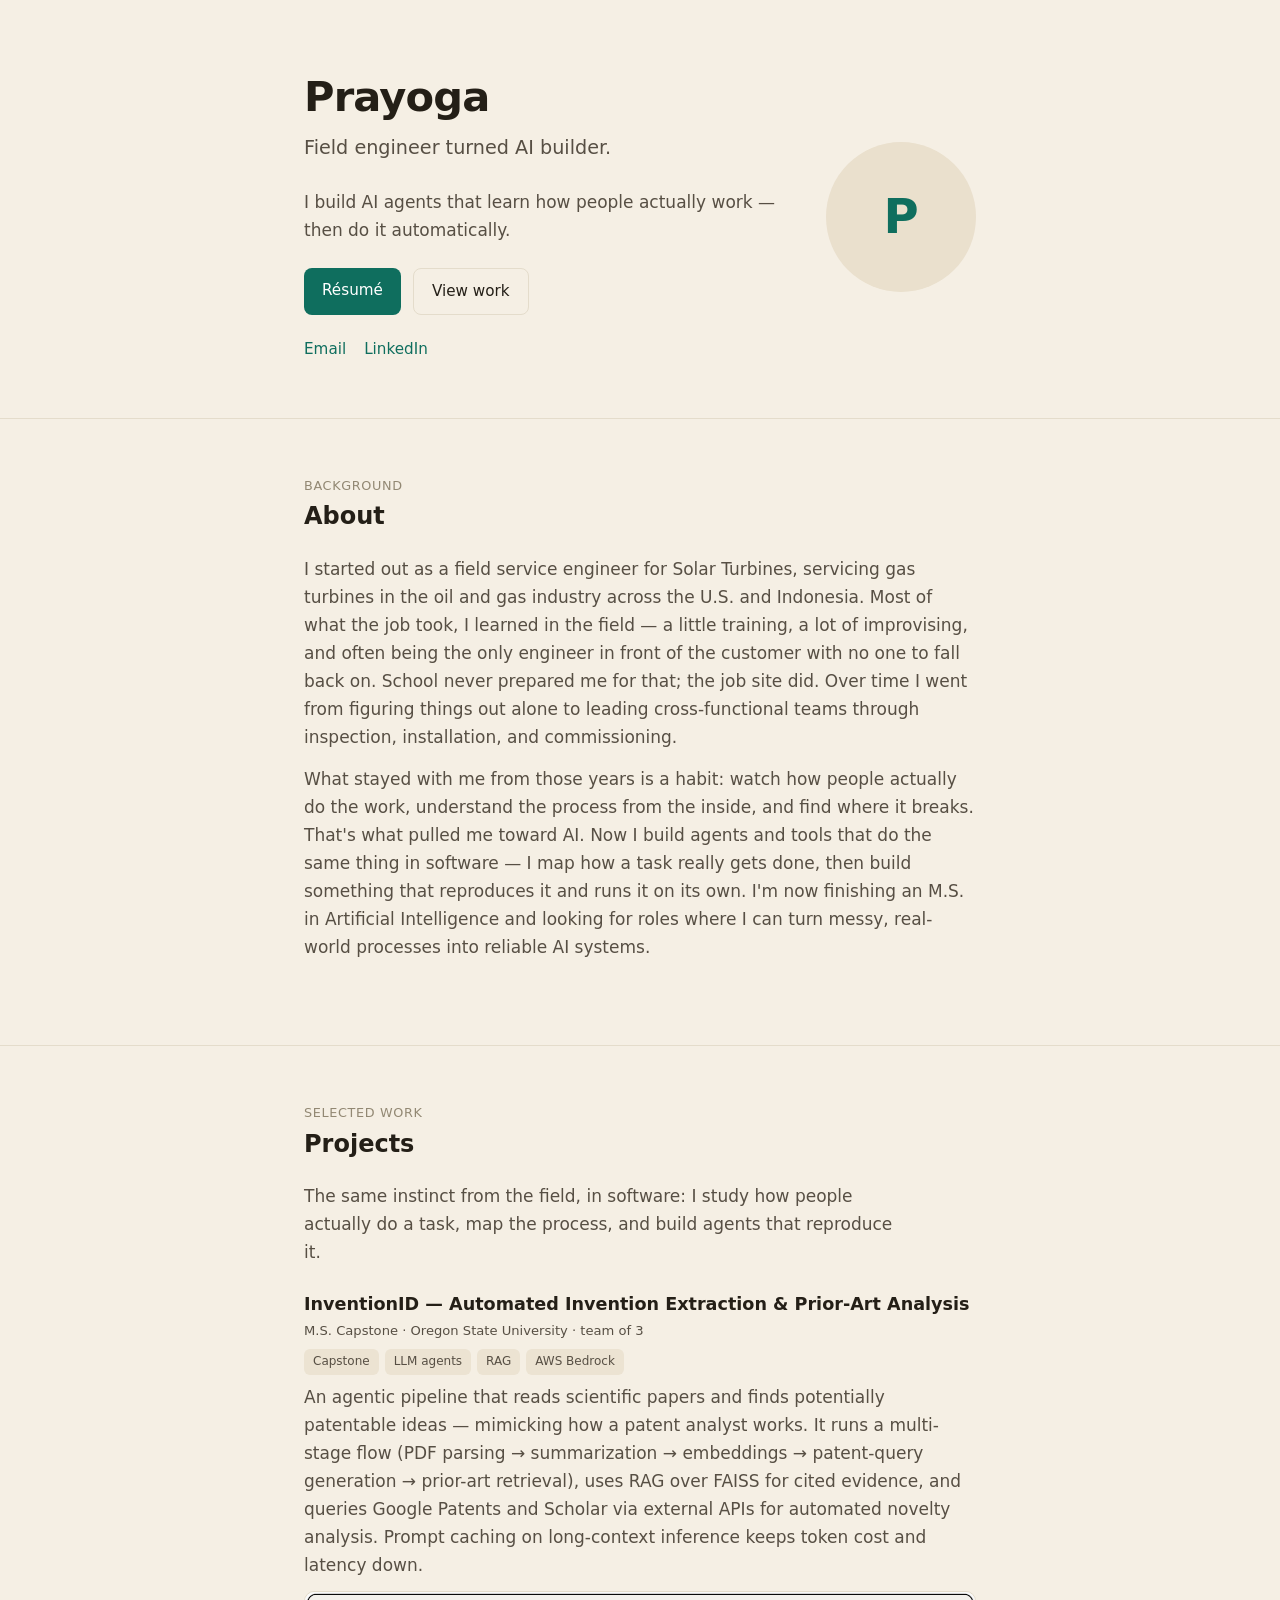
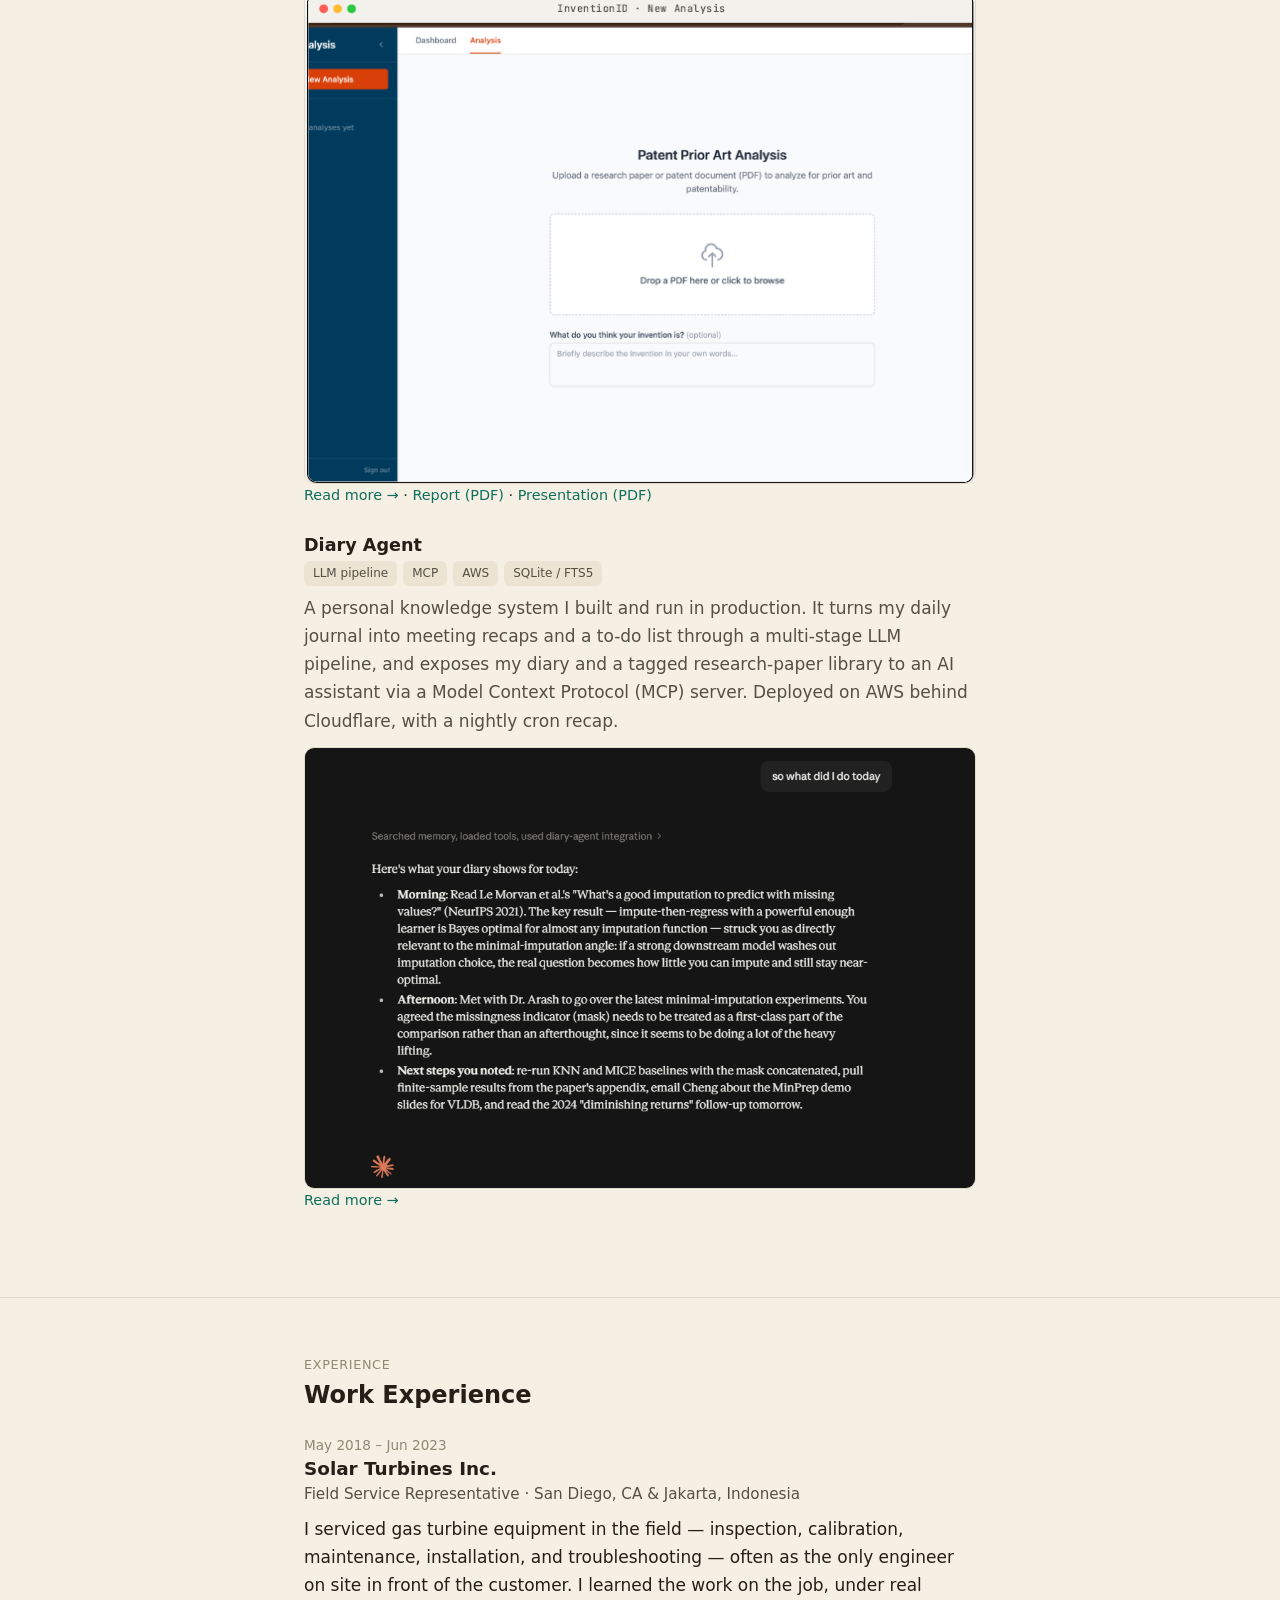
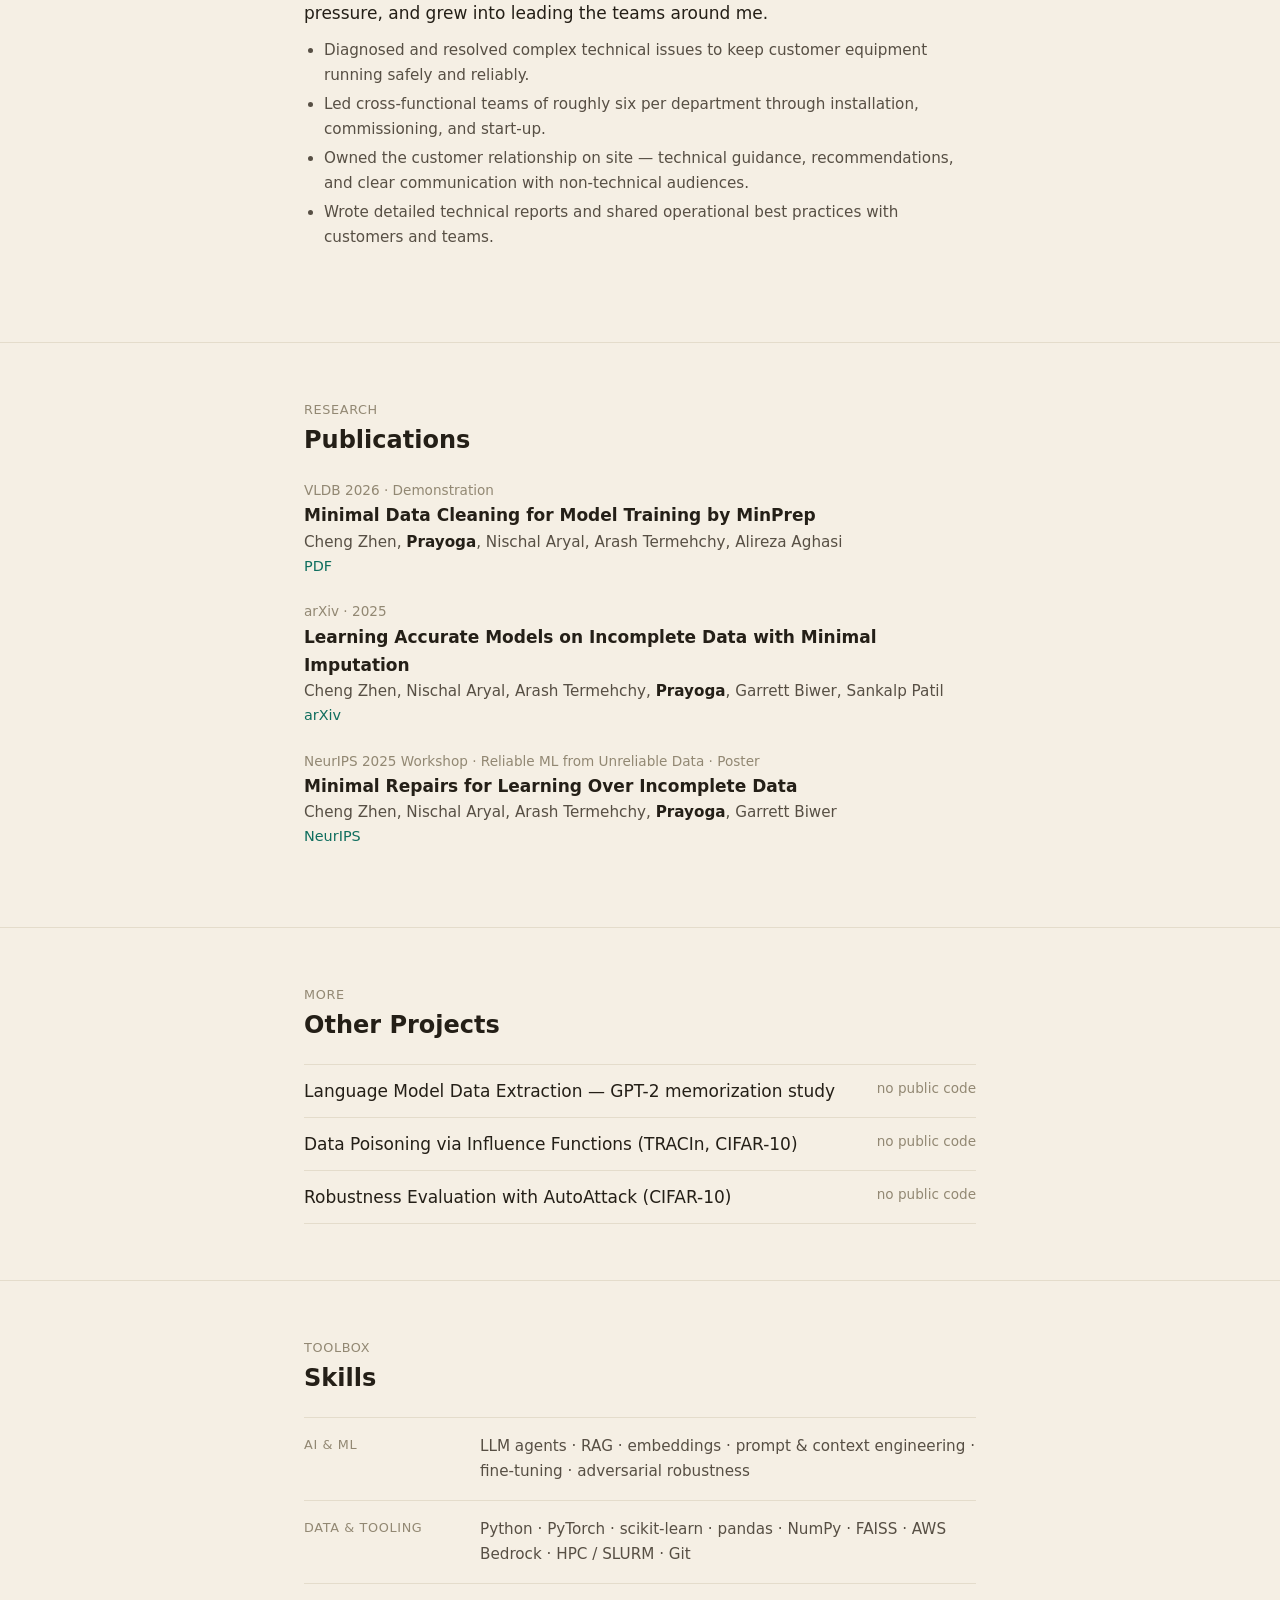
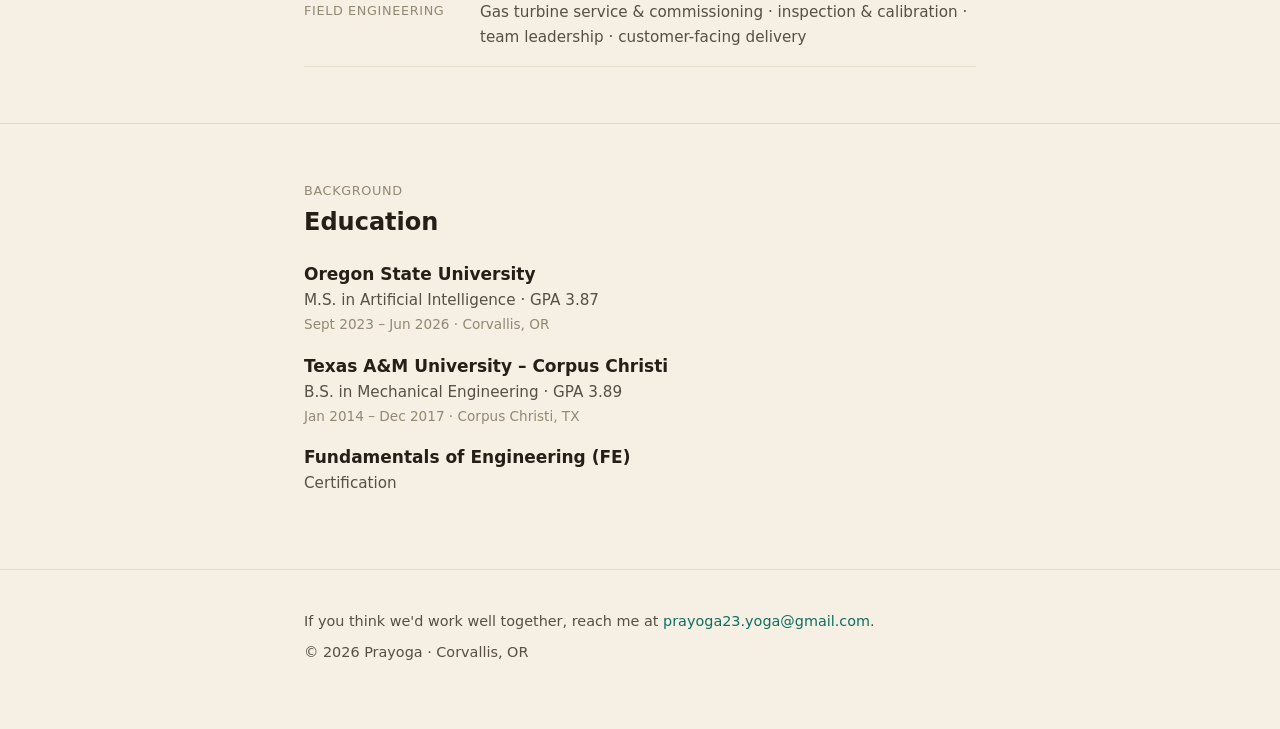
<file: index.html>
<!DOCTYPE html>
<html lang="en">
<head>
  <meta charset="UTF-8" />
  <meta name="viewport" content="width=device-width, initial-scale=1.0" />
  <title>Prayoga — Field Engineer &rarr; AI</title>
  <meta name="description" content="Field engineer turned AI builder. I learn how people actually work, then build agents and tools that do it automatically." />

  <link rel="stylesheet" href="style.css" />
</head>

<body>

  <!-- ==================== HERO ==================== -->
  <section class="hero">
    <div class="container hero-inner">
      <div class="hero-text">
        <h1>Prayoga</h1>
        <p class="tagline">Field engineer turned AI builder.</p>
        <p style="max-width:52ch; color:var(--muted); margin-bottom:24px;">
          I build AI agents that learn how people actually work — then do it automatically.
        </p>

        <div class="buttons">
          <a class="btn btn-primary" href="Prayoga_Resume.pdf">Résumé</a>
          <a class="btn btn-outline" href="#work">View work</a>
        </div>

        <div class="socials">
          <a href="mailto:prayoga23.yoga@gmail.com">Email</a>
          <a href="https://www.linkedin.com/in/prayoga-e-789868138">LinkedIn</a>
        </div>
      </div>

      <!-- HEADSHOT: put your photo (e.g. headshot.jpg) next to index.html, then
           replace the placeholder div below with:
           <img class="headshot" src="headshot.jpg" alt="Prayoga" /> -->
      <div class="headshot-ph" aria-hidden="true">P</div>
    </div>
  </section>

  <!-- ==================== ABOUT + EDUCATION ====================
       Placed first after the hero — recruiters read this earliest.
       The story lives here; Education sits under it. -->
  <section id="about">
    <div class="container">
      <p class="eyebrow">Background</p>
      <h2 class="section-title">About</h2>

      <p style="color:var(--muted); margin-bottom:14px;">
        I started out as a field service engineer for Solar Turbines, servicing
        gas turbines in the oil and gas industry across the U.S. and Indonesia.
        Most of what the job took, I learned in the field — a little training, a
        lot of improvising, and often being the only engineer in front of the
        customer with no one to fall back on. School never prepared me for that;
        the job site did. Over time I went from figuring things out alone to
        leading cross-functional teams through inspection, installation, and
        commissioning.
      </p>
      <p style="color:var(--muted); margin-bottom:28px;">
        What stayed with me from those years is a habit: watch how people actually
        do the work, understand the process from the inside, and find where it
        breaks. That's what pulled me toward AI. Now I build agents and tools that
        do the same thing in software — I map how a task really gets done, then
        build something that reproduces it and runs it on its own. I'm now
        finishing an M.S. in Artificial Intelligence and looking for roles where
        I can turn messy, real-world processes into reliable AI systems.
      </p>
    </div>
  </section>


  <!-- ==================== WHAT I BUILD ====================
       Copy one .project block per project. -->
  <section id="work">
    <div class="container">
      <p class="eyebrow">Selected work</p>
      <h2 class="section-title">Projects</h2>

      <p style="color:var(--muted); margin-bottom:28px; max-width:56ch;">
        The same instinct from the field, in software: I study how people actually
        do a task, map the process, and build agents that reproduce it.
      </p>

      <div class="project">
        <h3><a href="patent-agent.html">InventionID — Automated Invention Extraction &amp; Prior-Art Analysis</a></h3>
        <p class="pmeta">M.S. Capstone · Oregon State University · team of 3</p>
        <div class="tags">
          <span class="tag">Capstone</span>
          <span class="tag">LLM agents</span>
          <span class="tag">RAG</span>
          <span class="tag">AWS Bedrock</span>
        </div>
        <p>
          An agentic pipeline that reads scientific papers and finds potentially
          patentable ideas — mimicking how a patent analyst works. It runs a
          multi-stage flow (PDF parsing &rarr; summarization &rarr; embeddings &rarr;
          patent-query generation &rarr; prior-art retrieval), uses RAG over FAISS
          for cited evidence, and queries Google Patents and Scholar via external
          APIs for automated novelty analysis. Prompt caching on long-context
          inference keeps token cost and latency down.
        </p>
        <img class="shot" src="invention-id-upload-screen.png" alt="InventionID app — upload a PDF for prior-art and patentability analysis" />
        <div class="links"><a href="patent-agent.html">Read more &rarr;</a> &middot; <a href="InventionID_Report.pdf">Report (PDF)</a> &middot; <a href="InventionID_Presentation.pdf">Presentation (PDF)</a></div>
      </div>

      <div class="project">
        <h3><a href="diary-agent.html">Diary Agent</a></h3>
        <div class="tags">
          <span class="tag">LLM pipeline</span>
          <span class="tag">MCP</span>
          <span class="tag">AWS</span>
          <span class="tag">SQLite / FTS5</span>
        </div>
        <p>
          A personal knowledge system I built and run in production. It turns my
          daily journal into meeting recaps and a to-do list through a multi-stage
          LLM pipeline, and exposes my diary and a tagged research-paper library to
          an AI assistant via a Model Context Protocol (MCP) server. Deployed on AWS
          behind Cloudflare, with a nightly cron recap.
        </p>
        <img class="shot" src="diary-recap-claude.png" alt="Diary Agent — an AI assistant recapping the day from the journal entry" />
        <div class="links"><a href="diary-agent.html">Read more &rarr;</a></div>
      </div>
    </div>
  </section>

  <!-- ==================== WORK EXPERIENCE ====================
       Copy one .job block per role. This is your centerpiece —
       the .story line is where the honest short narrative goes. -->
  <section id="experience">
    <div class="container">
      <p class="eyebrow">Experience</p>
      <h2 class="section-title">Work Experience</h2>

      <div class="job">
        <div class="when">May 2018 – Jun 2023</div>
        <h3>Solar Turbines Inc.</h3>
        <div class="role">Field Service Representative &middot; San Diego, CA &amp; Jakarta, Indonesia</div>
        <p class="story">
          I serviced gas turbine equipment in the field — inspection, calibration,
          maintenance, installation, and troubleshooting — often as the only
          engineer on site in front of the customer. I learned the work on the job,
          under real pressure, and grew into leading the teams around me.
        </p>
        <ul>
          <li>Diagnosed and resolved complex technical issues to keep customer equipment running safely and reliably.</li>
          <li>Led cross-functional teams of roughly six per department through installation, commissioning, and start-up.</li>
          <li>Owned the customer relationship on site — technical guidance, recommendations, and clear communication with non-technical audiences.</li>
          <li>Wrote detailed technical reports and shared operational best practices with customers and teams.</li>
        </ul>
      </div>

    </div>
  </section>

  <!-- ==================== PUBLICATIONS ====================
       Copy one .pub block per paper. Wrap your name in <b>. -->
  <section id="publications">
    <div class="container">
      <p class="eyebrow">Research</p>
      <h2 class="section-title">Publications</h2>

      <div class="pub">
        <div class="meta">VLDB 2026 &middot; Demonstration</div>
        <div class="title">Minimal Data Cleaning for Model Training by MinPrep</div>
        <div class="authors">Cheng Zhen, <b>Prayoga</b>, Nischal Aryal, Arash Termehchy, Alireza Aghasi</div>
        <!-- Add the live demo link here when it's up: &middot; <a href="DEMO_URL">Demo</a> -->
        <div style="font-size:0.9rem;"><a href="https://research.engr.oregonstate.edu/idea/sites/research.engr.oregonstate.edu.idea/files/vldb_demo_minprep.pdf">PDF</a></div>
      </div>

      <div class="pub">
        <div class="meta">arXiv &middot; 2025</div>
        <div class="title">Learning Accurate Models on Incomplete Data with Minimal Imputation</div>
        <div class="authors">Cheng Zhen, Nischal Aryal, Arash Termehchy, <b>Prayoga</b>, Garrett Biwer, Sankalp Patil</div>
        <div style="font-size:0.9rem;"><a href="https://arxiv.org/abs/2503.13921">arXiv</a></div>
      </div>

      <div class="pub">
        <div class="meta">NeurIPS 2025 Workshop &middot; Reliable ML from Unreliable Data &middot; Poster</div>
        <div class="title">Minimal Repairs for Learning Over Incomplete Data</div>
        <div class="authors">Cheng Zhen, Nischal Aryal, Arash Termehchy, <b>Prayoga</b>, Garrett Biwer</div>
        <div style="font-size:0.9rem;"><a href="https://neurips.cc/virtual/2025/loc/san-diego/125176">NeurIPS</a></div>
      </div>
    </div>
  </section>

  <!-- ==================== OTHER PROJECTS ====================
       Compact list — title only. Add a link when code/report is public:
       change <span class="name">Title</span> to <a class="name" href="URL">Title</a> -->
  <section id="coursework">
    <div class="container">
      <p class="eyebrow">More</p>
      <h2 class="section-title">Other Projects</h2>
      <ul class="mini-list">
        <li><span class="name">Language Model Data Extraction — GPT-2 memorization study</span><span class="lk">no public code</span></li>
        <li><span class="name">Data Poisoning via Influence Functions (TRACIn, CIFAR-10)</span><span class="lk">no public code</span></li>
        <li><span class="name">Robustness Evaluation with AutoAttack (CIFAR-10)</span><span class="lk">no public code</span></li>
      </ul>
    </div>
  </section>

  <!-- ==================== SKILLS ====================
       The field + AI mix is a selling point — keep both. -->
  <section id="skills">
    <div class="container">
      <p class="eyebrow">Toolbox</p>
      <h2 class="section-title">Skills</h2>

      <div class="skill-group">
        <div class="label">AI &amp; ML</div>
        <div class="items">LLM agents &middot; RAG &middot; embeddings &middot; prompt &amp; context engineering &middot; fine-tuning &middot; adversarial robustness</div>
      </div>
      <div class="skill-group">
        <div class="label">Data &amp; Tooling</div>
        <div class="items">Python &middot; PyTorch &middot; scikit-learn &middot; pandas &middot; NumPy &middot; FAISS &middot; AWS Bedrock &middot; HPC / SLURM &middot; Git</div>
      </div>
      <div class="skill-group">
        <div class="label">Field Engineering</div>
        <div class="items">Gas turbine service &amp; commissioning &middot; inspection &amp; calibration &middot; team leadership &middot; customer-facing delivery</div>
      </div>
    </div>
  </section>

  <!-- ==================== EDUCATION ====================
       Copy one .edu block per degree. -->
  <section id="education">
    <div class="container">
      <p class="eyebrow">Background</p>
      <h2 class="section-title">Education</h2>

      <div class="edu">
        <div class="school">Oregon State University</div>
        <div class="degree">M.S. in Artificial Intelligence &middot; GPA 3.87</div>
        <div class="when">Sept 2023 – Jun 2026 &middot; Corvallis, OR</div>
      </div>

      <div class="edu">
        <div class="school">Texas A&amp;M University – Corpus Christi</div>
        <div class="degree">B.S. in Mechanical Engineering &middot; GPA 3.89</div>
        <div class="when">Jan 2014 – Dec 2017 &middot; Corpus Christi, TX</div>
      </div>

      <div class="edu">
        <div class="school">Fundamentals of Engineering (FE)</div>
        <div class="degree">Certification</div>
      </div>
    </div>
  </section>

  <!-- ==================== CONTACT ==================== -->
  <footer id="contact">
    <div class="container">
      <p>If you think we'd work well together, reach me at
        <a href="mailto:prayoga23.yoga@gmail.com">prayoga23.yoga@gmail.com</a>.</p>
      <p style="margin-top:8px;">&copy; 2026 Prayoga &middot; Corvallis, OR</p>
    </div>
  </footer>

</body>
</html>
</file>
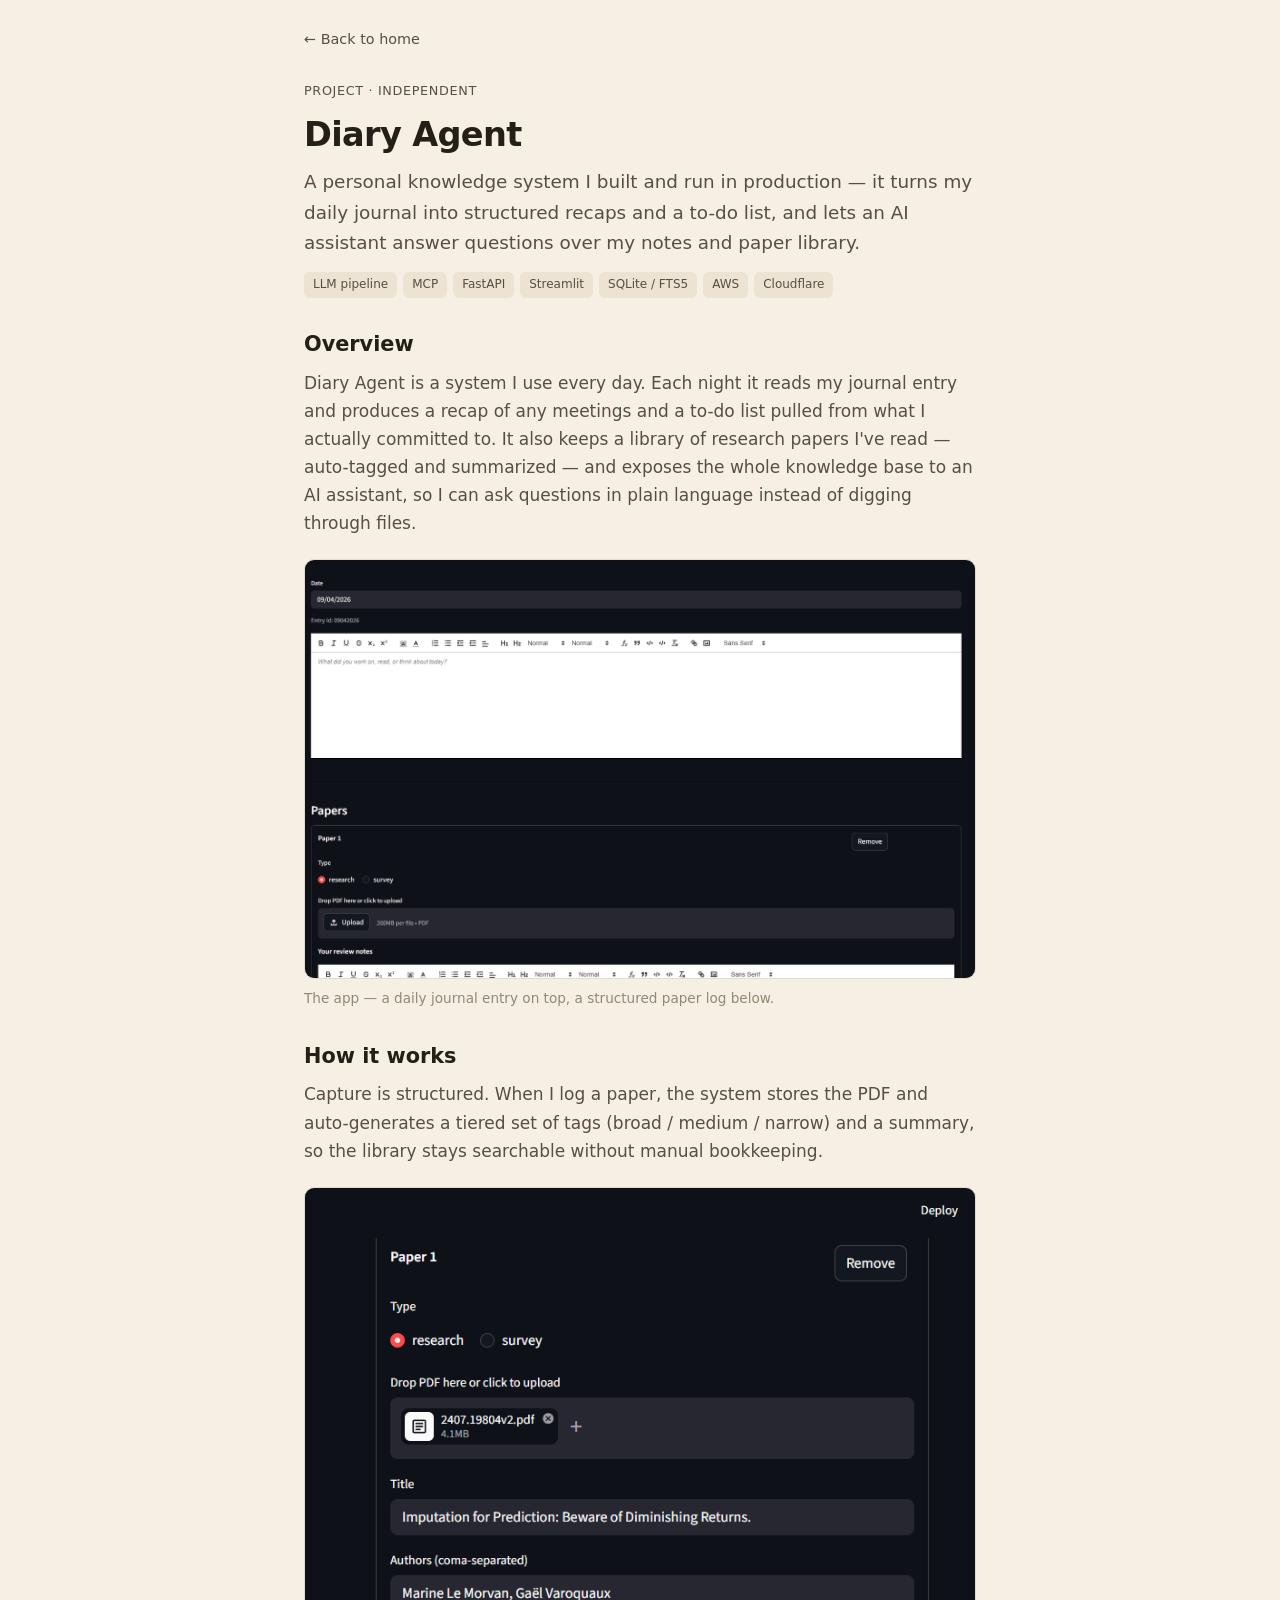
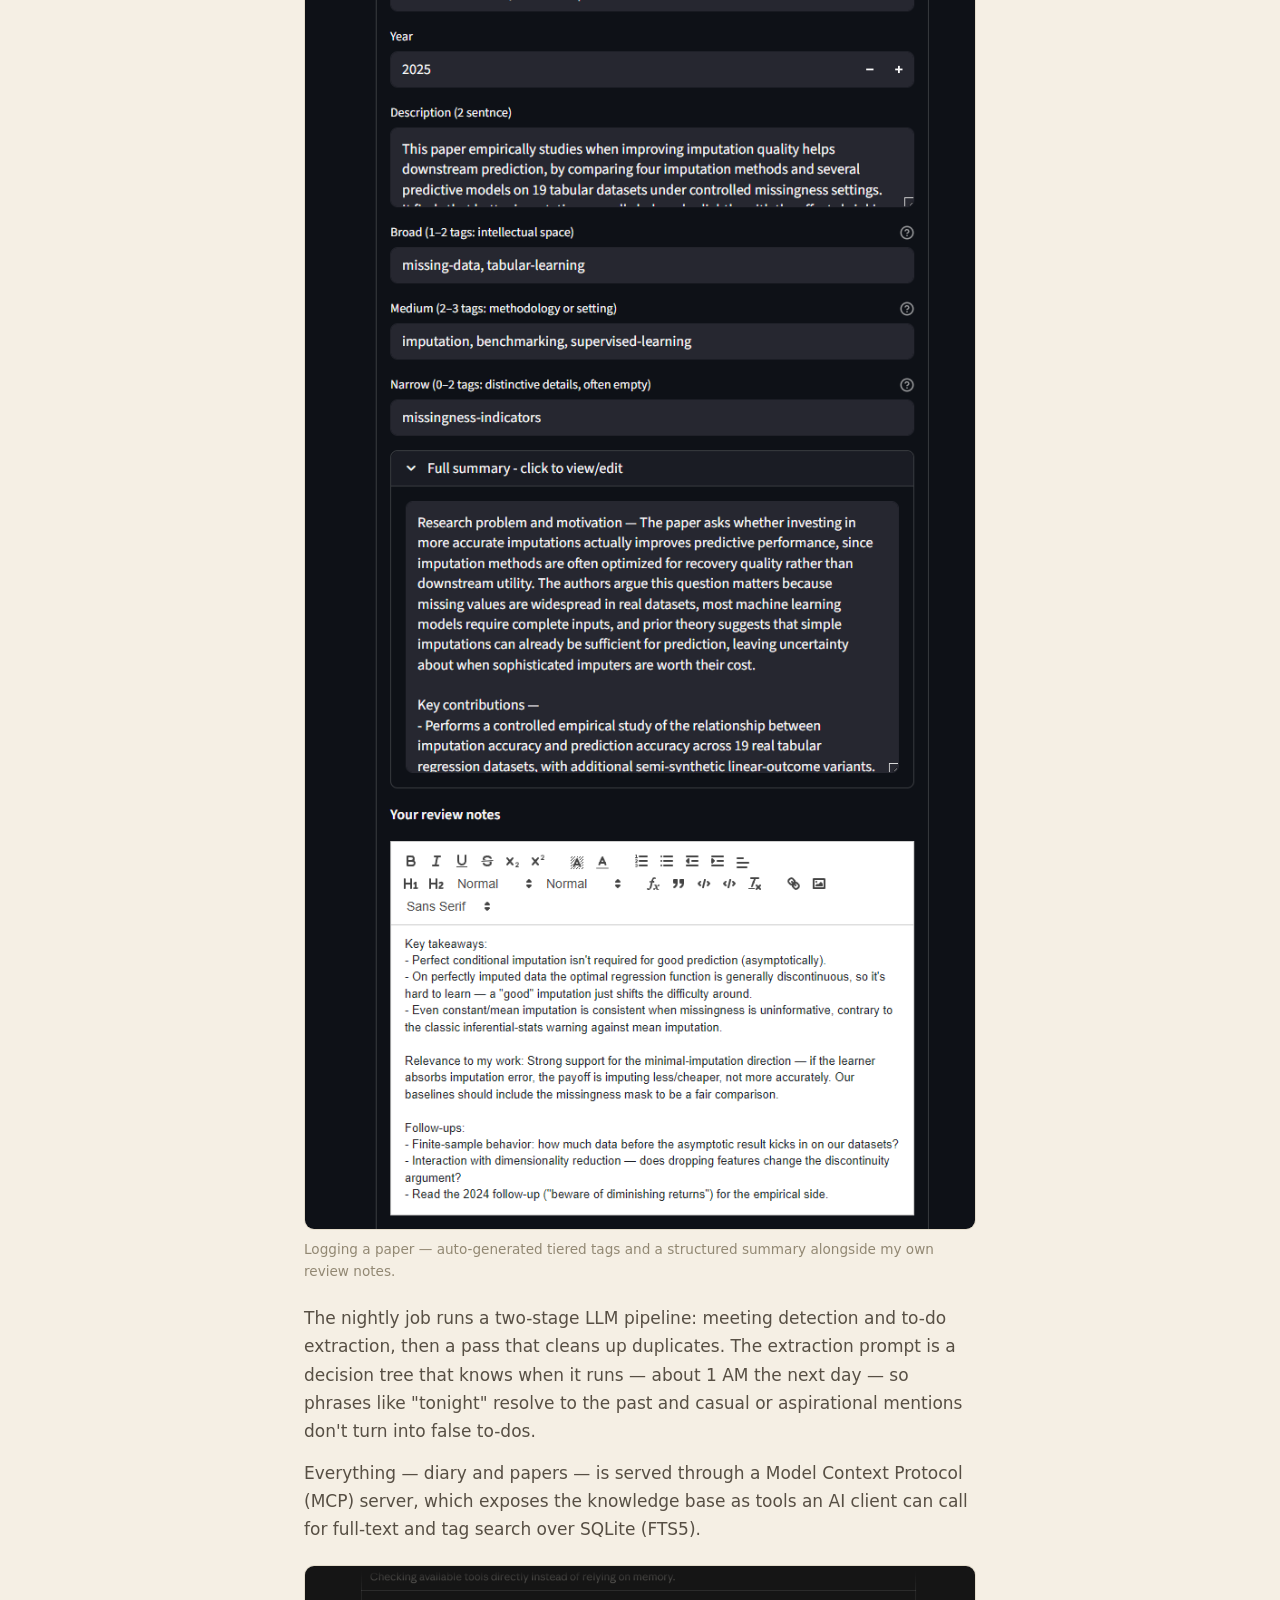
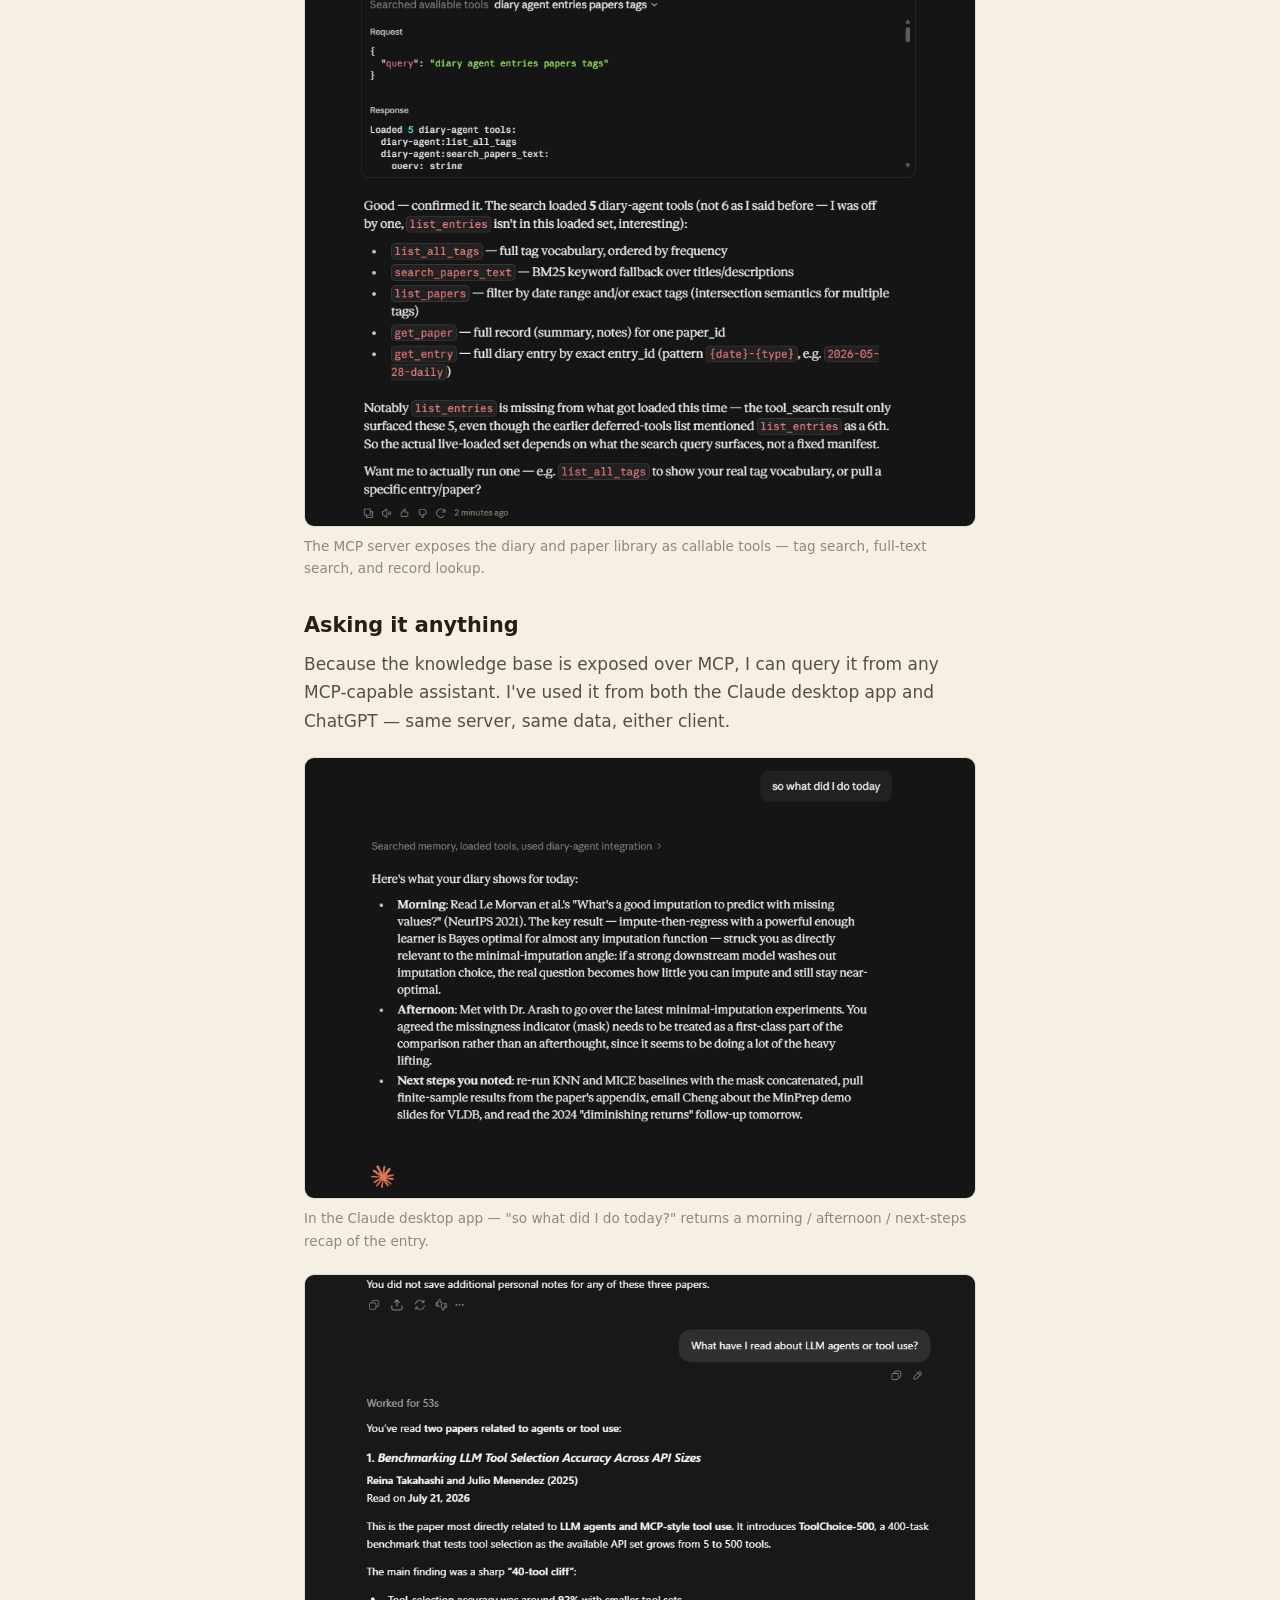
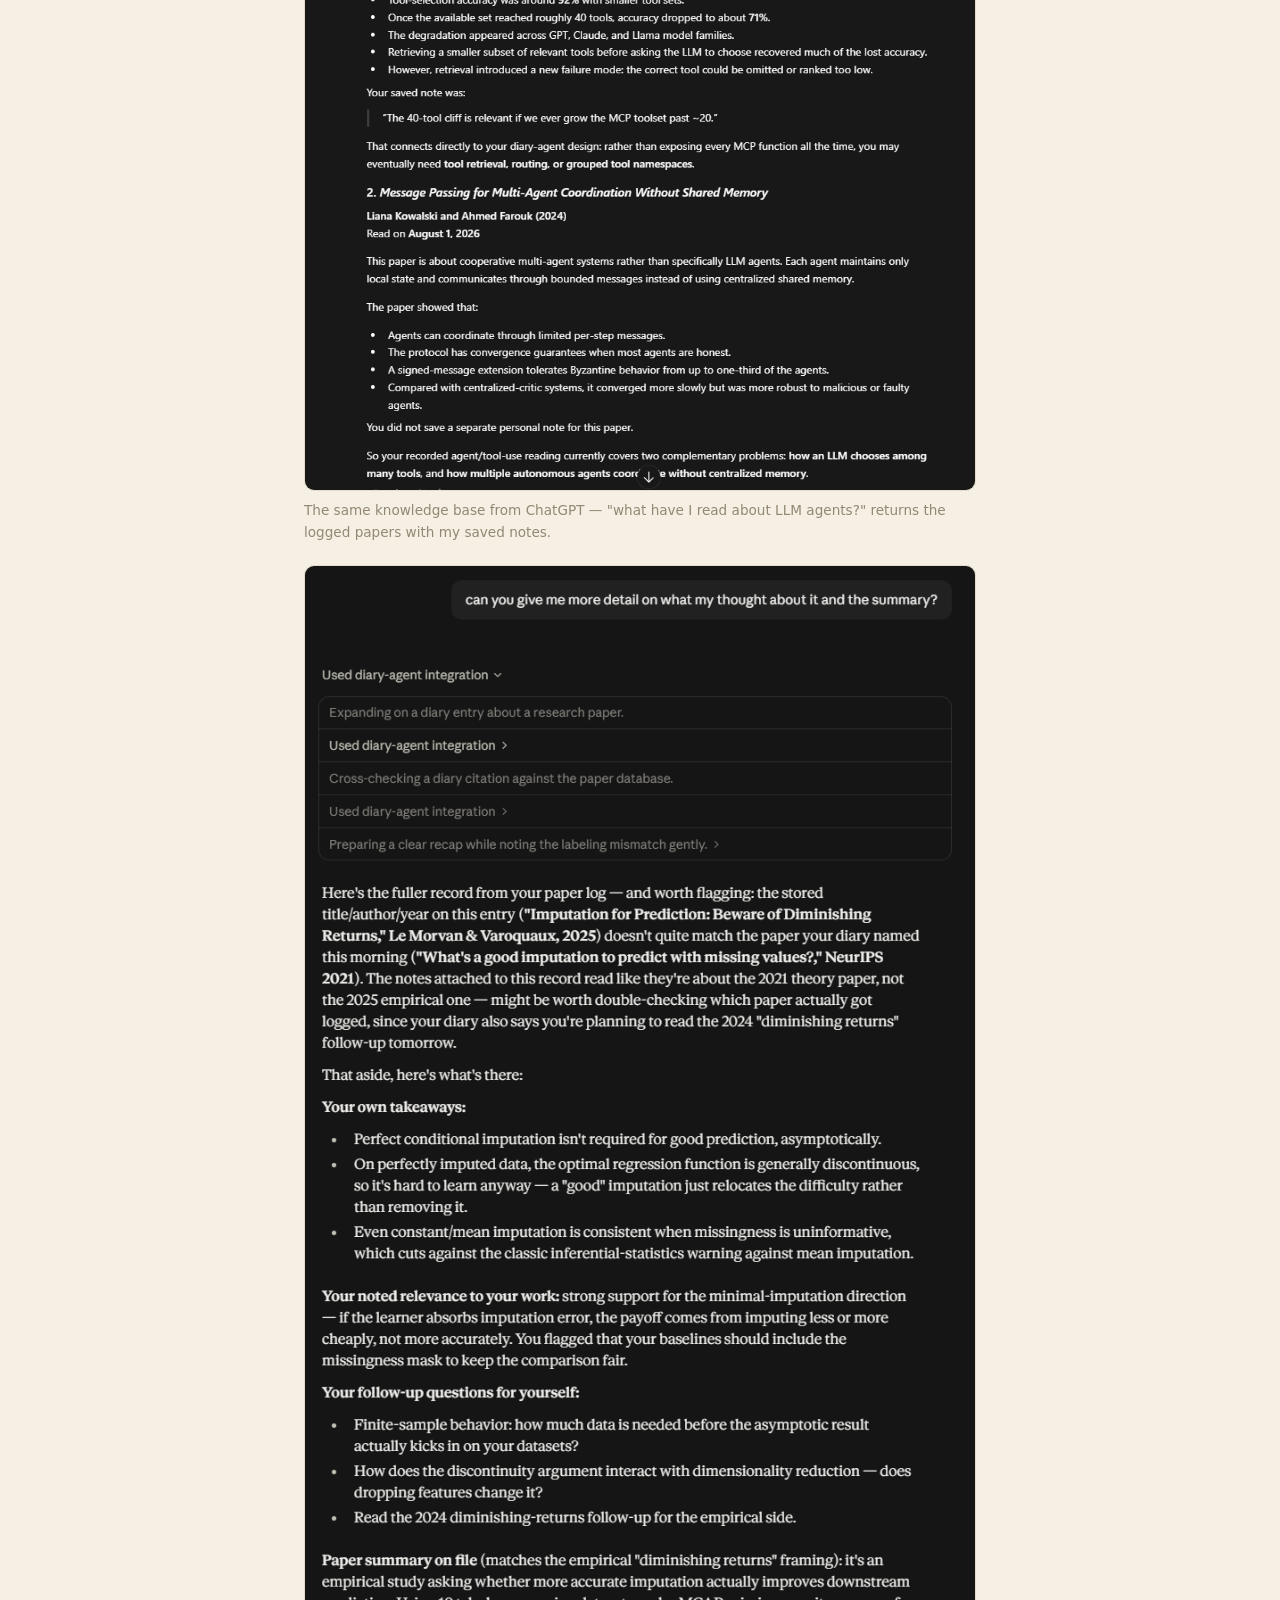
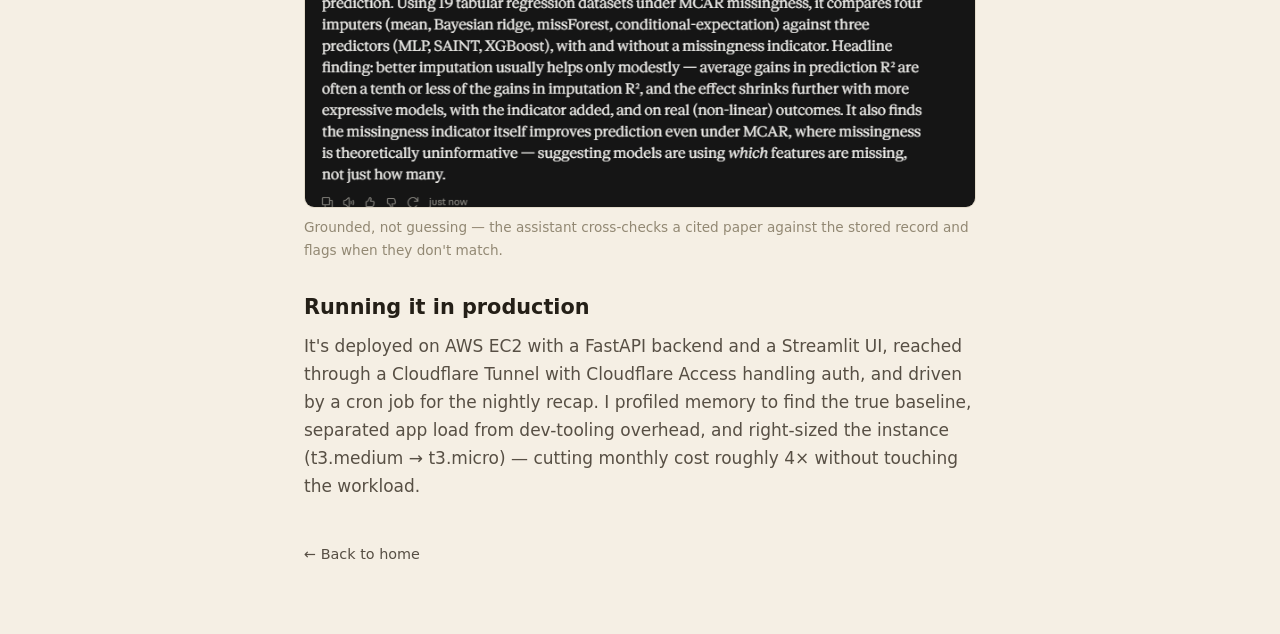
<file: diary-agent.html>
<!DOCTYPE html>
<html lang="en">
<head>
  <meta charset="UTF-8" />
  <meta name="viewport" content="width=device-width, initial-scale=1.0" />
  <title>Diary Agent — Prayoga</title>
  <meta name="description" content="A personal knowledge system that turns daily journal entries into recaps and to-dos, and answers questions over a paper library via an MCP server." />
  <link rel="stylesheet" href="style.css" />
</head>

<body>
  <div class="container">
    <a class="back" href="index.html">&larr; Back to home</a>

    <article class="article">
      <p class="eyebrow">Project · Independent</p>
      <h1>Diary Agent</h1>
      <p class="lede">A personal knowledge system I built and run in production — it turns my daily journal into structured recaps and a to-do list, and lets an AI assistant answer questions over my notes and paper library.</p>

      <div class="tags">
        <span class="tag">LLM pipeline</span>
        <span class="tag">MCP</span>
        <span class="tag">FastAPI</span>
        <span class="tag">Streamlit</span>
        <span class="tag">SQLite / FTS5</span>
        <span class="tag">AWS</span>
        <span class="tag">Cloudflare</span>
      </div>

      <!-- Uncomment and add real URLs when ready:
      <div class="links"><a href="DEMO_URL">Demo</a> &middot; <a href="GITHUB_URL">GitHub</a></div>
      -->

      <h2>Overview</h2>
      <p>
        Diary Agent is a system I use every day. Each night it reads my journal
        entry and produces a recap of any meetings and a to-do list pulled from what
        I actually committed to. It also keeps a library of research papers I've
        read — auto-tagged and summarized — and exposes the whole knowledge base to
        an AI assistant, so I can ask questions in plain language instead of digging
        through files.
      </p>
      <figure>
        <img src="diary-app-layout.png" alt="The Diary Agent app: a daily journal entry on top and a structured paper log below" />
        <figcaption>The app — a daily journal entry on top, a structured paper log below.</figcaption>
      </figure>

      <h2>How it works</h2>
      <p>
        Capture is structured. When I log a paper, the system stores the PDF and
        auto-generates a tiered set of tags (broad / medium / narrow) and a summary,
        so the library stays searchable without manual bookkeeping.
      </p>
      <figure>
        <img src="diary-paper-logging.png" alt="Logging a paper: auto-generated broad/medium/narrow tags and a summary" />
        <figcaption>Logging a paper — auto-generated tiered tags and a structured summary alongside my own review notes.</figcaption>
      </figure>
      <p>
        The nightly job runs a two-stage LLM pipeline: meeting detection and to-do
        extraction, then a pass that cleans up duplicates. The extraction prompt is
        a decision tree that knows when it runs — about 1&nbsp;AM the next day — so
        phrases like "tonight" resolve to the past and casual or aspirational
        mentions don't turn into false to-dos.
      </p>
      <p>
        Everything — diary and papers — is served through a Model Context Protocol
        (MCP) server, which exposes the knowledge base as tools an AI client can call
        for full-text and tag search over SQLite (FTS5).
      </p>
      <figure>
        <img src="diary-mcp-tools.png" alt="The MCP server's tools: list_all_tags, search_papers_text, list_papers, get_paper, get_entry" />
        <figcaption>The MCP server exposes the diary and paper library as callable tools — tag search, full-text search, and record lookup.</figcaption>
      </figure>

      <h2>Asking it anything</h2>
      <p>
        Because the knowledge base is exposed over MCP, I can query it from any
        MCP-capable assistant. I've used it from both the Claude desktop app and
        ChatGPT — same server, same data, either client.
      </p>
      <figure>
        <img src="diary-recap-claude.png" alt="The Claude desktop app recapping the day into morning, afternoon, and next steps" />
        <figcaption>In the Claude desktop app — "so what did I do today?" returns a morning / afternoon / next-steps recap of the entry.</figcaption>
      </figure>
      <figure>
        <img src="diary-query-chatgpt.png" alt="ChatGPT answering what have I read about LLM agents, listing logged papers and saved notes" />
        <figcaption>The same knowledge base from ChatGPT — "what have I read about LLM agents?" returns the logged papers with my saved notes.</figcaption>
      </figure>
      <figure>
        <img src="diary-crosscheck-claude.png" alt="The assistant cross-checking a cited paper against the stored library and flagging a mismatch" />
        <figcaption>Grounded, not guessing — the assistant cross-checks a cited paper against the stored record and flags when they don't match.</figcaption>
      </figure>

      <h2>Running it in production</h2>
      <p>
        It's deployed on AWS EC2 with a FastAPI backend and a Streamlit UI, reached
        through a Cloudflare Tunnel with Cloudflare Access handling auth, and driven
        by a cron job for the nightly recap. I profiled memory to find the true
        baseline, separated app load from dev-tooling overhead, and right-sized the
        instance (t3.medium&nbsp;&rarr;&nbsp;t3.micro) — cutting monthly cost
        roughly 4&times; without touching the workload.
      </p>

      <a class="back" href="index.html">&larr; Back to home</a>
    </article>
  </div>
</body>
</html>
</file>
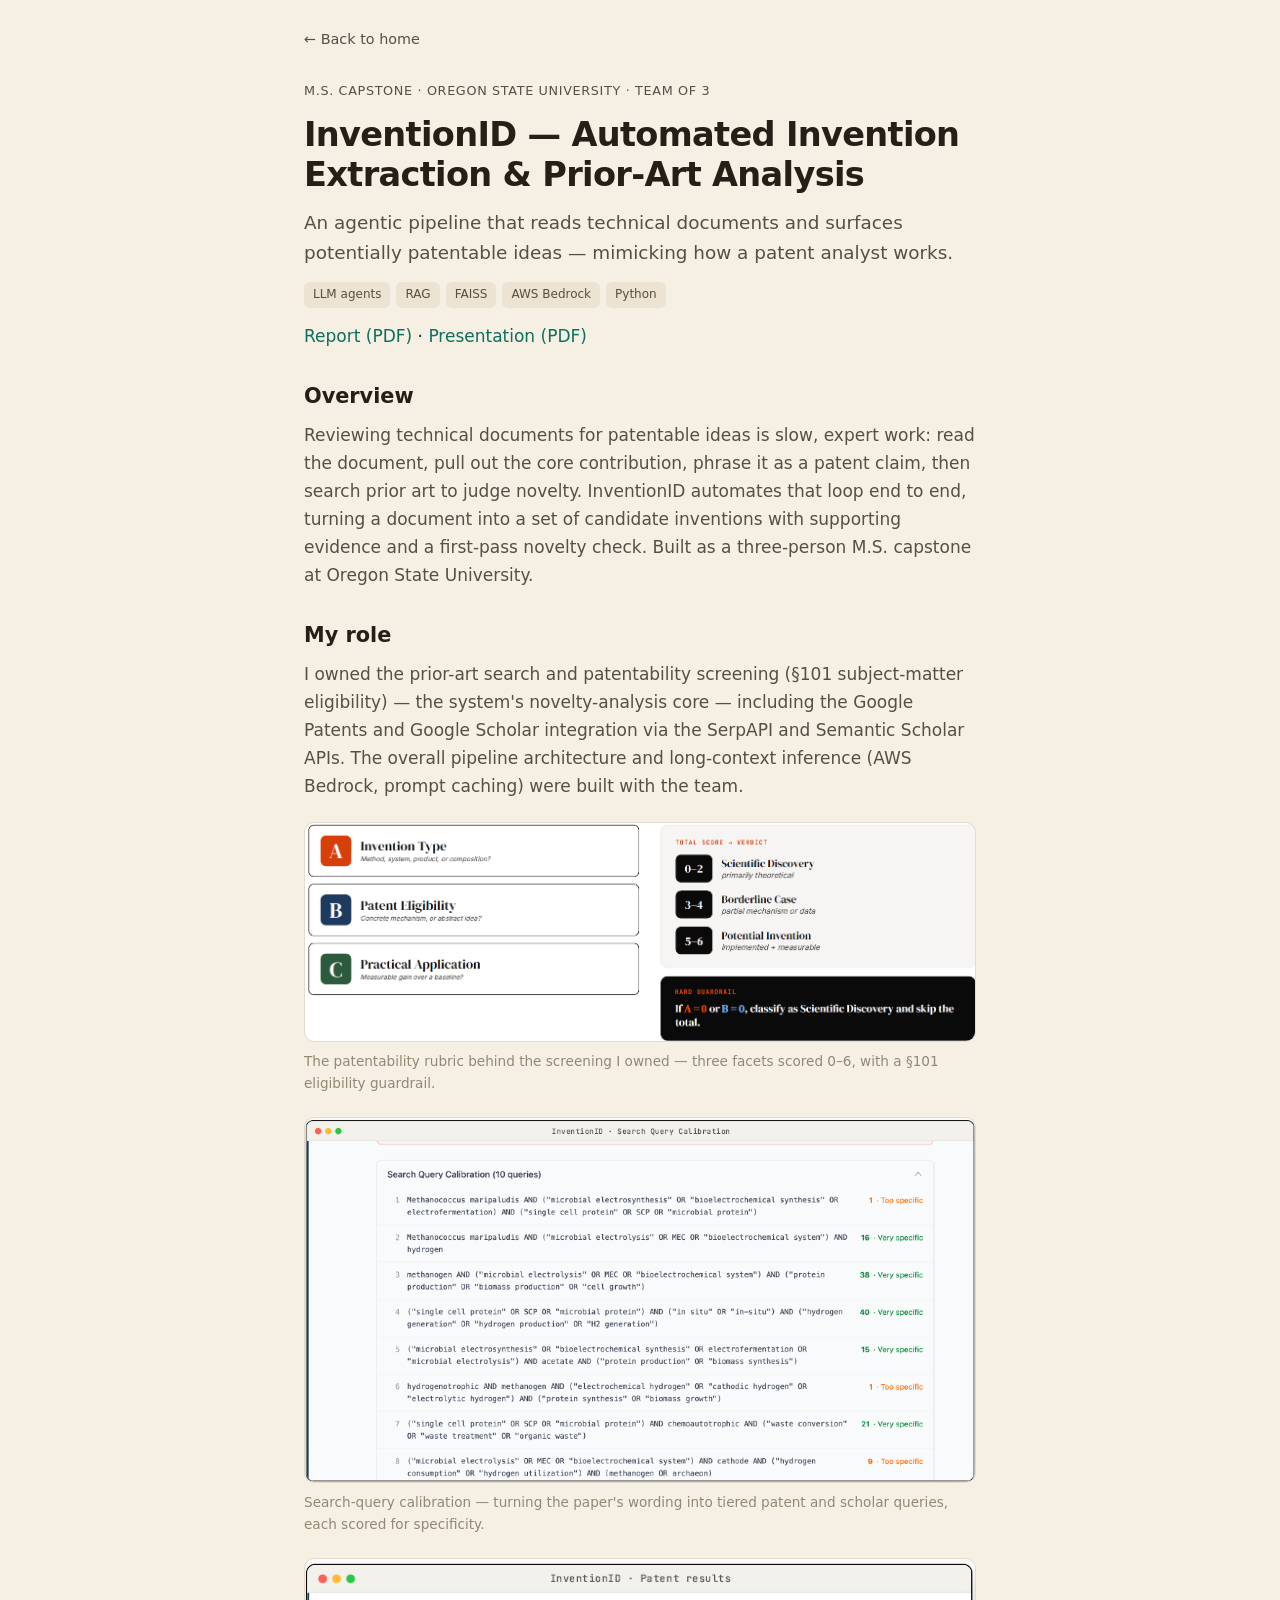
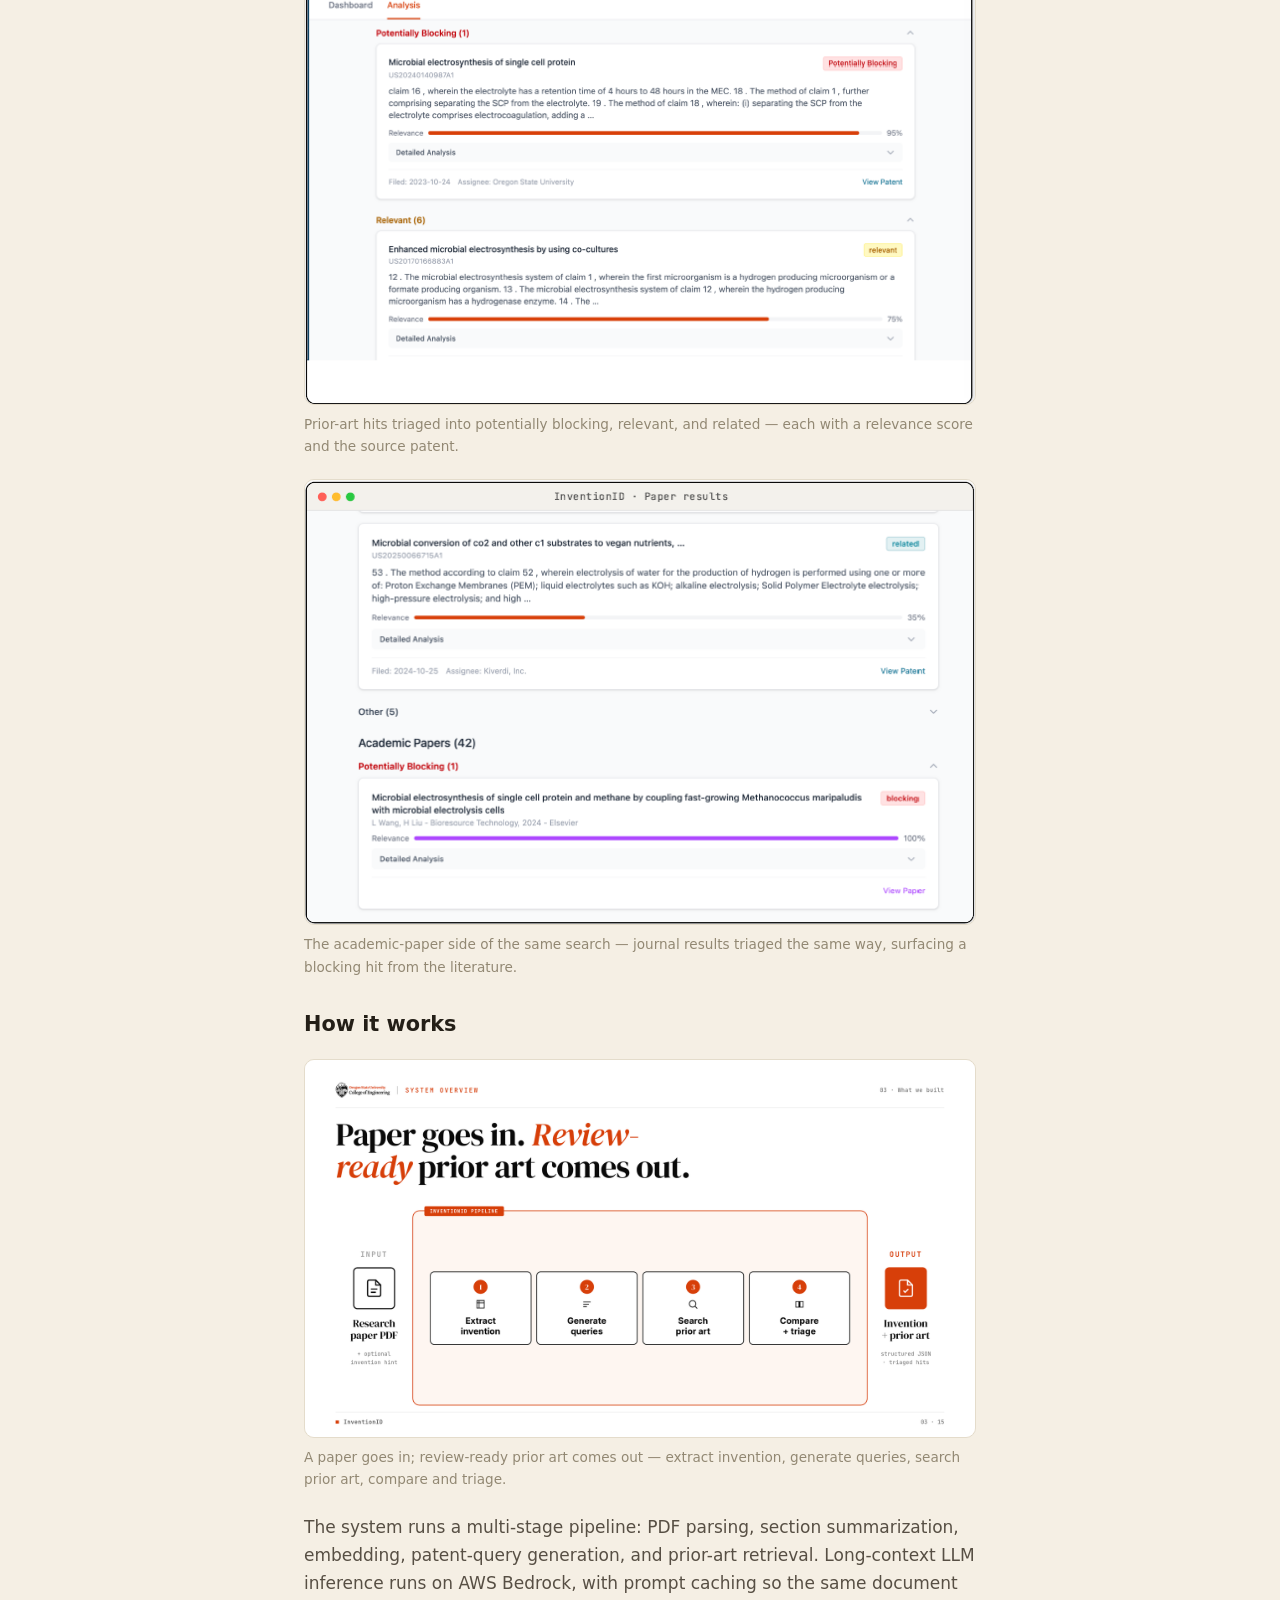
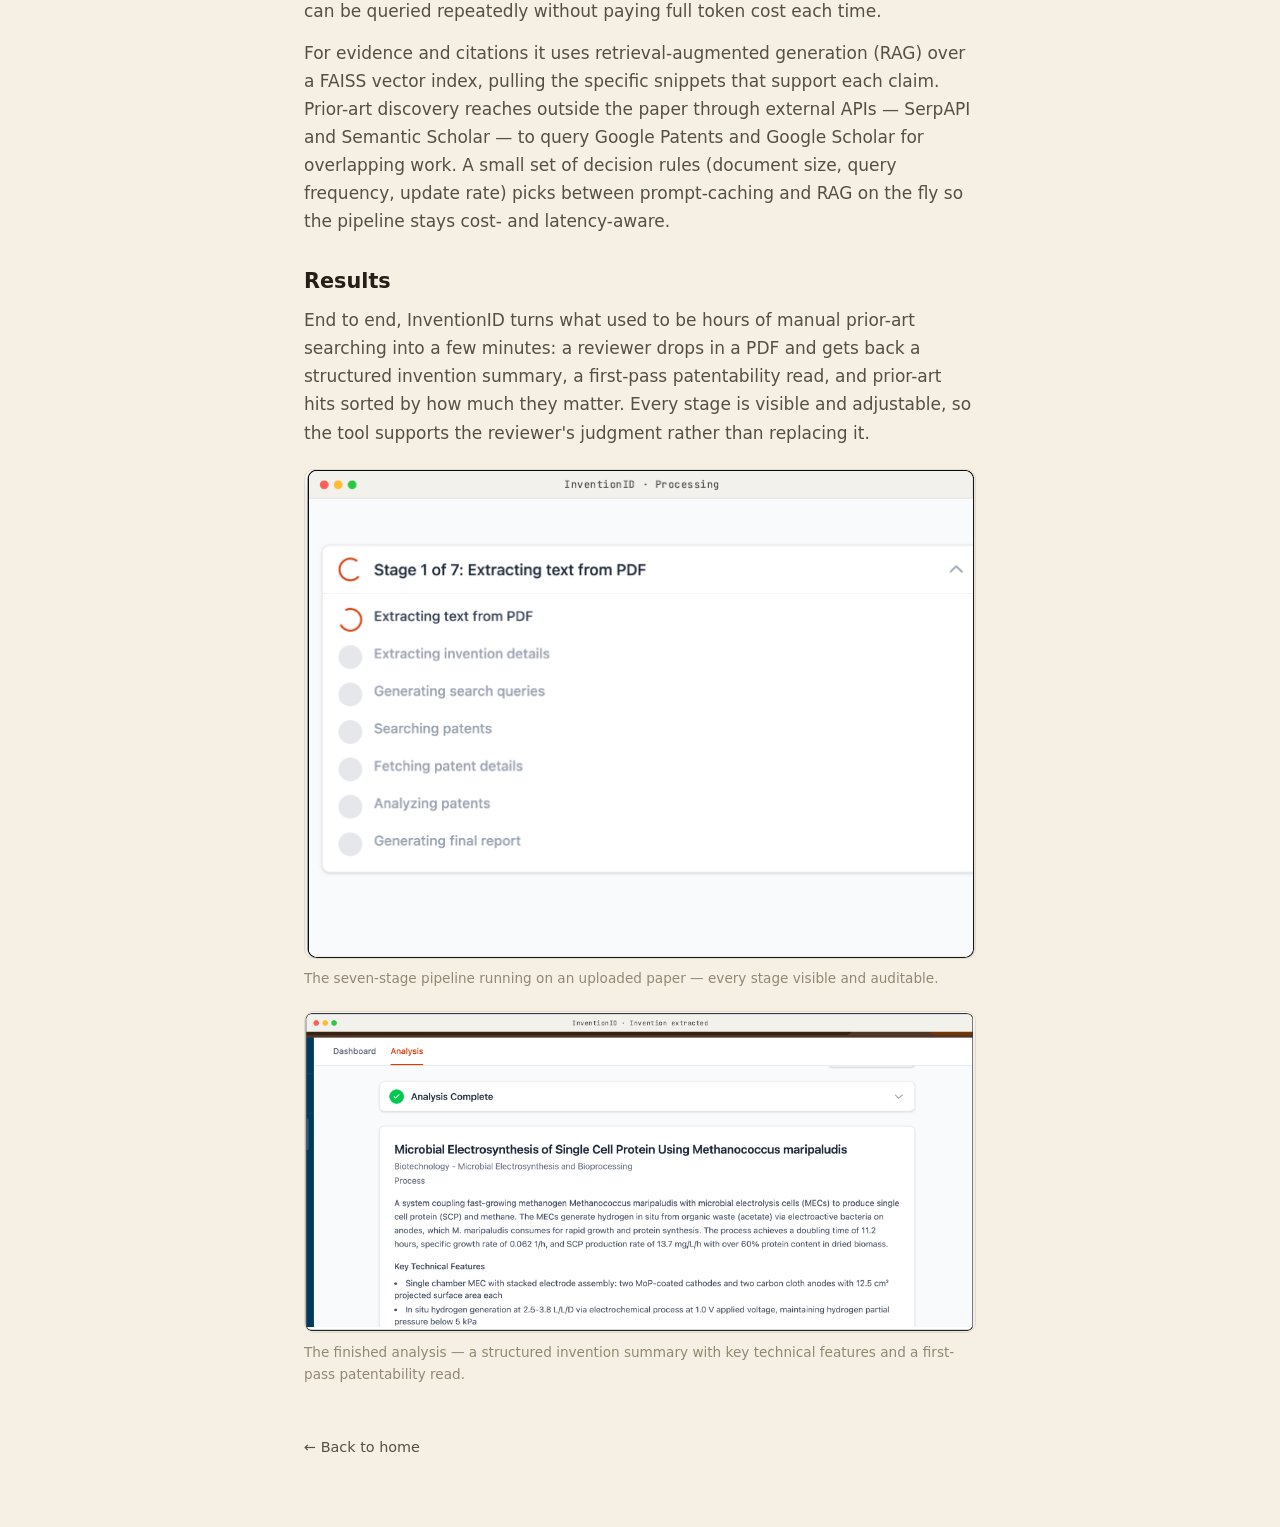
<file: patent-agent.html>
<!DOCTYPE html>
<html lang="en">
<head>
  <meta charset="UTF-8" />
  <meta name="viewport" content="width=device-width, initial-scale=1.0" />
  <title>InventionID — Prayoga</title>
  <meta name="description" content="An agentic pipeline that reads scientific papers and surfaces potentially patentable ideas." />
  <link rel="stylesheet" href="style.css" />
</head>

<body>
  <div class="container">
    <a class="back" href="index.html">&larr; Back to home</a>

    <article class="article">
      <p class="eyebrow">M.S. Capstone · Oregon State University · Team of 3</p>
      <h1>InventionID — Automated Invention Extraction &amp; Prior-Art Analysis</h1>
      <p class="lede">An agentic pipeline that reads technical documents and surfaces potentially patentable ideas — mimicking how a patent analyst works.</p>

      <div class="tags">
        <span class="tag">LLM agents</span>
        <span class="tag">RAG</span>
        <span class="tag">FAISS</span>
        <span class="tag">AWS Bedrock</span>
        <span class="tag">Python</span>
      </div>

      <div class="links"><a href="InventionID_Report.pdf">Report (PDF)</a> &middot; <a href="InventionID_Presentation.pdf">Presentation (PDF)</a></div>

      <h2>Overview</h2>
      <p>
        Reviewing technical documents for patentable ideas is slow, expert work: read
        the document, pull out the core contribution, phrase it as a patent claim,
        then search prior art to judge novelty. InventionID automates that loop end
        to end, turning a document into a set of candidate inventions with supporting
        evidence and a first-pass novelty check. Built as a three-person M.S.
        capstone at Oregon State University.
      </p>

      <h2>My role</h2>
      <p>
        I owned the prior-art search and patentability screening (§101
        subject-matter eligibility) — the system's novelty-analysis core —
        including the Google Patents and Google Scholar integration via the
        SerpAPI and Semantic Scholar APIs. The overall pipeline architecture and
        long-context inference (AWS Bedrock, prompt caching) were built with the
        team.
      </p>
      <figure>
        <img src="invention-id-patentability-rubric.png" alt="Patentability rubric: three facets scored 0-6 with a Section 101 guardrail" />
        <figcaption>The patentability rubric behind the screening I owned — three facets scored 0–6, with a §101 eligibility guardrail.</figcaption>
      </figure>
      <figure>
        <img src="invention-id-search-query-calibration.png" alt="Search-query calibration turning the paper's terms into tiered queries" />
        <figcaption>Search-query calibration — turning the paper's wording into tiered patent and scholar queries, each scored for specificity.</figcaption>
      </figure>
      <figure>
        <img src="invention-id-prior-art-results.png" alt="Prior-art patent results triaged into potentially blocking and relevant" />
        <figcaption>Prior-art hits triaged into potentially blocking, relevant, and related — each with a relevance score and the source patent.</figcaption>
      </figure>
      <figure>
        <img src="invention-id-paper-results.png" alt="Academic-paper prior-art results triaged the same way, with a blocking hit from the literature" />
        <figcaption>The academic-paper side of the same search — journal results triaged the same way, surfacing a blocking hit from the literature.</figcaption>
      </figure>

      <h2>How it works</h2>
      <figure>
        <img src="invention-id-pipeline-diagram.png" alt="InventionID pipeline: paper in, review-ready prior art out" />
        <figcaption>A paper goes in; review-ready prior art comes out — extract invention, generate queries, search prior art, compare and triage.</figcaption>
      </figure>
      <p>
        The system runs a multi-stage pipeline: PDF parsing, section summarization,
        embedding, patent-query generation, and prior-art retrieval. Long-context
        LLM inference runs on AWS Bedrock, with prompt caching so the same document
        can be queried repeatedly without paying full token cost each time.
      </p>
      <p>
        For evidence and citations it uses retrieval-augmented generation (RAG) over
        a FAISS vector index, pulling the specific snippets that support each claim.
        Prior-art discovery reaches outside the paper through external APIs —
        SerpAPI and Semantic Scholar — to query Google Patents and Google Scholar
        for overlapping work. A small set of decision rules (document size, query
        frequency, update rate) picks between prompt-caching and RAG on the fly so
        the pipeline stays cost- and latency-aware.
      </p>

      <h2>Results</h2>
      <p>
        End to end, InventionID turns what used to be hours of manual prior-art
        searching into a few minutes: a reviewer drops in a PDF and gets back a
        structured invention summary, a first-pass patentability read, and prior-art
        hits sorted by how much they matter. Every stage is visible and adjustable,
        so the tool supports the reviewer's judgment rather than replacing it.
      </p>
      <figure>
        <img src="invention-id-pipeline-running.png" alt="The seven-stage pipeline running on an uploaded PDF" />
        <figcaption>The seven-stage pipeline running on an uploaded paper — every stage visible and auditable.</figcaption>
      </figure>
      <figure>
        <img src="invention-id-analysis-output.png" alt="Finished analysis: a structured invention summary with key technical features" />
        <figcaption>The finished analysis — a structured invention summary with key technical features and a first-pass patentability read.</figcaption>
      </figure>

      <a class="back" href="index.html">&larr; Back to home</a>
    </article>
  </div>
</body>
</html>
</file>
<file: style.css>
/* =============================================================
   Prayoga — portfolio styles (shared by all pages)
   Theme lives in :root at the top. Change it once, every page updates.
   ============================================================= */

/* ============================================================
   THINGS TO CHANGE FIRST
   ============================================================ */
:root {
  /* ---- THEME: change these to restyle the whole page ---- */
  --bg:       #f5efe4;   /* page background (warm paper) */
  --text:     #241f17;   /* headings & strong text */
  --muted:    #574f44;   /* body & secondary text */
  --faint:    #928873;   /* dates, labels, meta */
  --line:     #e4dccb;   /* hairline dividers */
  --tag-bg:   #ece3d2;   /* tag background */
  --ph-bg:    #eae0cd;   /* headshot placeholder bg */
  --btn-text: #ffffff;   /* text on the solid button */
  --accent:   #0F6E5E;   /* links, buttons, highlights (teal) */
  --max-width: 720px;    /* width of the content column */
}

/* ============================================================
   BASICS  (reset + page defaults)
   ============================================================ */
* { box-sizing: border-box; margin: 0; padding: 0; }

html { scroll-behavior: smooth; }

body {
  font-family: system-ui, -apple-system, "Segoe UI", Roboto, Helvetica, Arial, sans-serif;
  font-size: 17px;
  line-height: 1.65;
  color: var(--text);
  background: var(--bg);
  -webkit-font-smoothing: antialiased;
}

.container { max-width: var(--max-width); margin: 0 auto; padding: 0 24px; }

a { color: var(--accent); text-decoration: none; }
a:hover { text-decoration: underline; }

h1, h2, h3 { line-height: 1.2; }

/* small grey label used above each section */
.eyebrow {
  font-size: 0.8rem;
  letter-spacing: 0.05em;
  text-transform: uppercase;
  color: var(--faint);
  margin-bottom: 6px;
}

/* ============================================================
   SECTIONS
   ============================================================ */
section { padding: 56px 0; border-bottom: 1px solid var(--line); }
.section-title { font-size: 1.5rem; margin-bottom: 24px; }

/* ============================================================
   HERO
   ============================================================ */
.hero { padding-top: 72px; }
.hero h1 { font-size: 2.6rem; letter-spacing: -0.02em; margin-bottom: 10px; }
.hero .tagline { font-size: 1.2rem; color: var(--muted); margin-bottom: 24px; }

/* hero layout with headshot */
.hero-inner { display: flex; align-items: center; gap: 36px; }
.hero-text { flex: 1; }
.headshot, .headshot-ph {
  width: 150px; height: 150px; border-radius: 50%; flex-shrink: 0;
}
.headshot { object-fit: cover; }
.headshot-ph {                 /* placeholder until you add a real photo */
  display: flex; align-items: center; justify-content: center;
  background: var(--ph-bg); color: var(--accent);
  font-size: 3rem; font-weight: 600;
}

/* buttons */
.buttons { display: flex; gap: 12px; flex-wrap: wrap; margin-bottom: 22px; }
.btn {
  padding: 10px 18px; border-radius: 8px; font-size: 0.95rem; font-weight: 500;
}
.btn-primary { background: var(--accent); color: var(--btn-text); }
.btn-primary:hover { opacity: 0.9; text-decoration: none; }
.btn-outline { border: 1px solid var(--line); color: var(--text); }
.btn-outline:hover { border-color: var(--accent); text-decoration: none; }

/* social links row */
.socials { display: flex; gap: 18px; flex-wrap: wrap; font-size: 0.95rem; }

/* ============================================================
   WORK EXPERIENCE
   ============================================================ */
.job { margin-bottom: 36px; }
.job .when { font-size: 0.85rem; color: var(--faint); }
.job h3 { font-size: 1.15rem; margin: 2px 0; }
.job .role { color: var(--muted); font-size: 0.95rem; margin-bottom: 8px; }
.job .story { margin-bottom: 10px; }
.job ul { padding-left: 20px; color: var(--muted); font-size: 0.95rem; }
.job li { margin-bottom: 4px; }

/* ============================================================
   PROJECTS
   ============================================================ */
.project { margin-bottom: 28px; }
.project h3 { font-size: 1.1rem; margin-bottom: 4px; }
.project p { color: var(--muted); margin-bottom: 8px; }
.project .links { font-size: 0.9rem; }

/* small tags */
.tags { display: flex; flex-wrap: wrap; gap: 6px; margin-bottom: 8px; }
.tag { font-size: 0.75rem; color: var(--muted); background: var(--tag-bg); padding: 3px 9px; border-radius: 6px; }

/* result screenshot inside a project card */
.shot {
  display: block; width: 100%; margin-top: 12px;
  border: 1px solid var(--line); border-radius: 10px;
}
.shot-ph {                       /* placeholder until you add a screenshot */
  display: flex; align-items: center; justify-content: center;
  width: 100%; aspect-ratio: 16 / 9; margin-top: 12px;
  border: 1px dashed var(--line); border-radius: 10px;
  background: var(--tag-bg); color: var(--faint); font-size: 0.85rem;
}

/* ============================================================
   PUBLICATIONS
   ============================================================ */
.pub { margin-bottom: 22px; }
.pub .meta { font-size: 0.85rem; color: var(--faint); }
.pub .title { font-weight: 600; }
.pub .authors { color: var(--muted); font-size: 0.95rem; }
.pub .authors b { color: var(--text); }   /* your name */

/* ============================================================
   SKILLS  (left label, right items, divided rows — like Simon's)
   ============================================================ */
.skill-group {
  display: grid;
  grid-template-columns: 160px 1fr;   /* label column | items column */
  gap: 16px;
  padding: 16px 0;
  border-top: 1px solid var(--line);
}
.skill-group:last-child { border-bottom: 1px solid var(--line); }
.skill-group .label {
  font-size: 0.8rem;
  letter-spacing: 0.05em;
  text-transform: uppercase;
  color: var(--faint);
}
.skill-group .items { color: var(--muted); font-size: 0.95rem; }

/* compact coursework list (title + optional link only) */
.mini-list { list-style: none; }
.mini-list li {
  display: flex; justify-content: space-between; gap: 16px;
  padding: 12px 0; border-top: 1px solid var(--line);
}
.mini-list li:last-child { border-bottom: 1px solid var(--line); }
.mini-list .name { color: var(--text); }
.mini-list .lk { font-size: 0.85rem; color: var(--faint); white-space: nowrap; }

/* subheading + small date inside the Work section */
.subhead {
  font-size: 0.8rem; letter-spacing: 0.05em; text-transform: uppercase;
  color: var(--faint); margin: 34px 0 18px; padding-top: 20px; border-top: 1px solid var(--line);
}
.pmeta { font-size: 0.82rem; color: var(--faint); margin-bottom: 6px; }

/* ============================================================
   EDUCATION  (its own section, below Skills)
   ============================================================ */
.edu { margin-bottom: 16px; }
.edu .school { font-weight: 600; }
.edu .degree { color: var(--muted); font-size: 0.95rem; }
.edu .when { color: var(--faint); font-size: 0.85rem; }

/* ============================================================
   FOOTER
   ============================================================ */
footer { padding: 40px 0 64px; color: var(--muted); font-size: 0.9rem; }

/* ============================================================
   RESPONSIVE + MOTION
   ============================================================ */
@media (max-width: 600px) {
  .hero-inner { flex-direction: column-reverse; align-items: flex-start; gap: 20px; }
  .hero h1 { font-size: 2.1rem; }
  section { padding: 44px 0; }
  .skill-group { grid-template-columns: 1fr; gap: 4px; }
}
@media (prefers-reduced-motion: reduce) {
  html { scroll-behavior: auto; }
}

/* =============================================================
   PROJECT DETAIL PAGES  (patent-agent.html, diary-agent.html, ...)
   ============================================================= */
.back {
  display: inline-block;
  font-size: 0.9rem;
  color: var(--muted);
  margin: 28px 0;
}
.article { padding-bottom: 40px; }
.article h1 {
  font-size: 2.1rem; letter-spacing: -0.02em; margin-bottom: 12px;
}
.article .lede { font-size: 1.15rem; color: var(--muted); margin-bottom: 14px; }
.article h2 { font-size: 1.3rem; margin: 34px 0 12px; }
.article p { margin-bottom: 14px; color: var(--muted); }
.article .links { margin: 14px 0 8px; }

/* figures / screenshots on detail pages */
figure { margin: 22px 0; }
figure img {
  display: block; width: 100%;
  border: 1px solid var(--line); border-radius: 10px;
}
figcaption { font-size: 0.85rem; color: var(--faint); margin-top: 8px; }

/* make a project card title clickable without turning teal */
.project h3 a { color: var(--text); }
.project h3 a:hover { color: var(--accent); text-decoration: none; }
</file>
